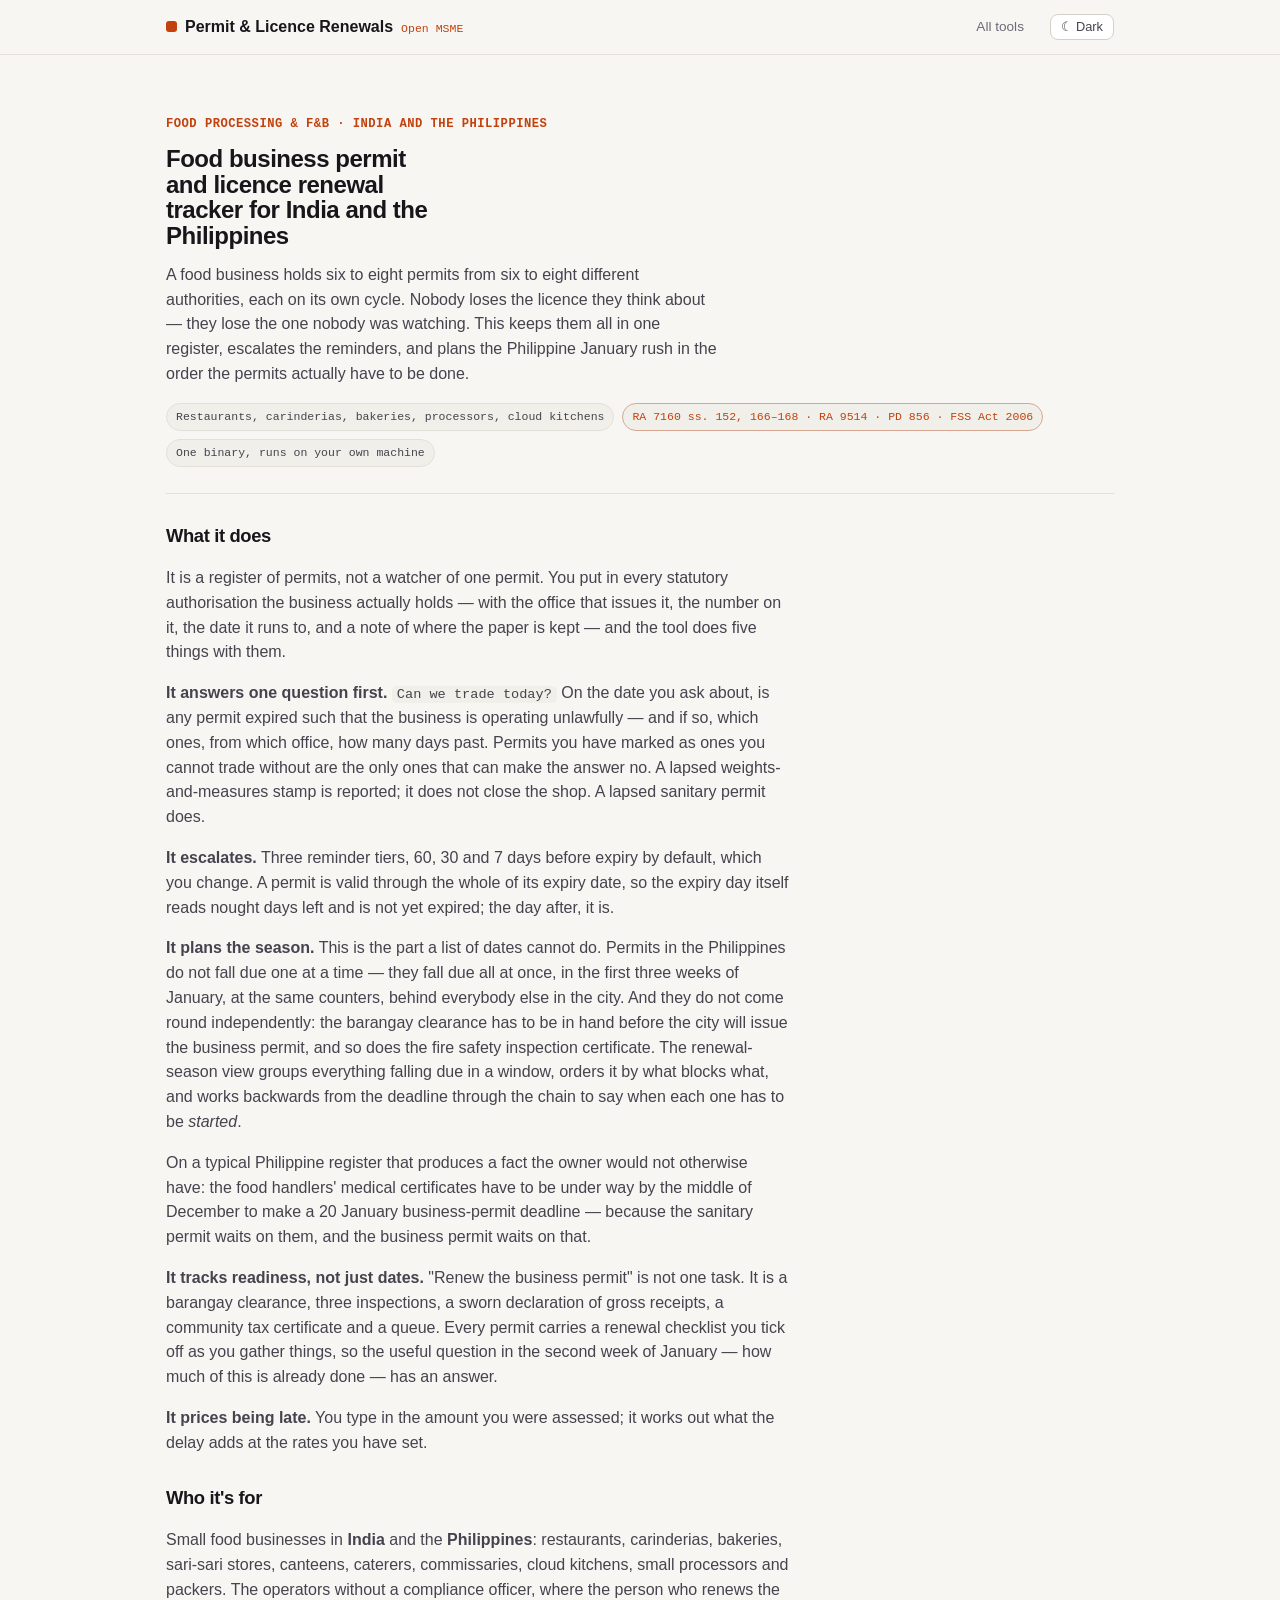
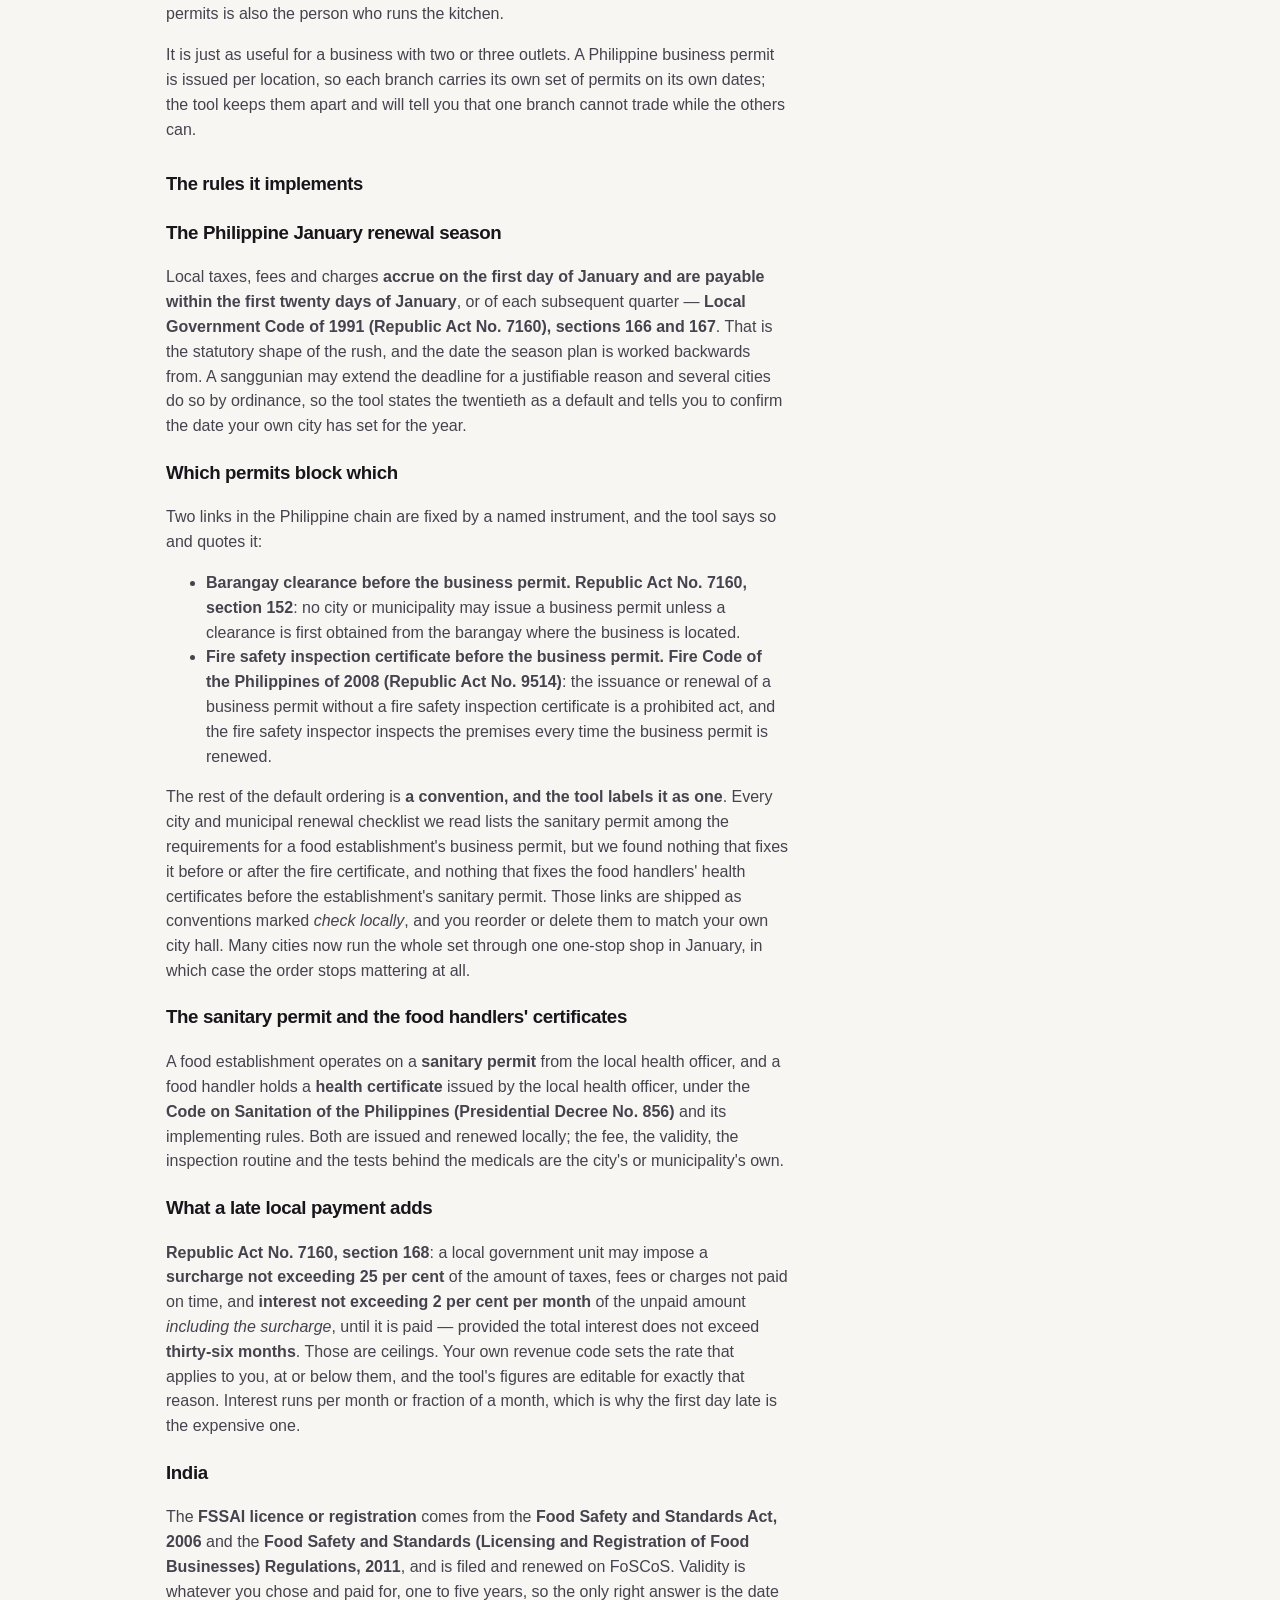
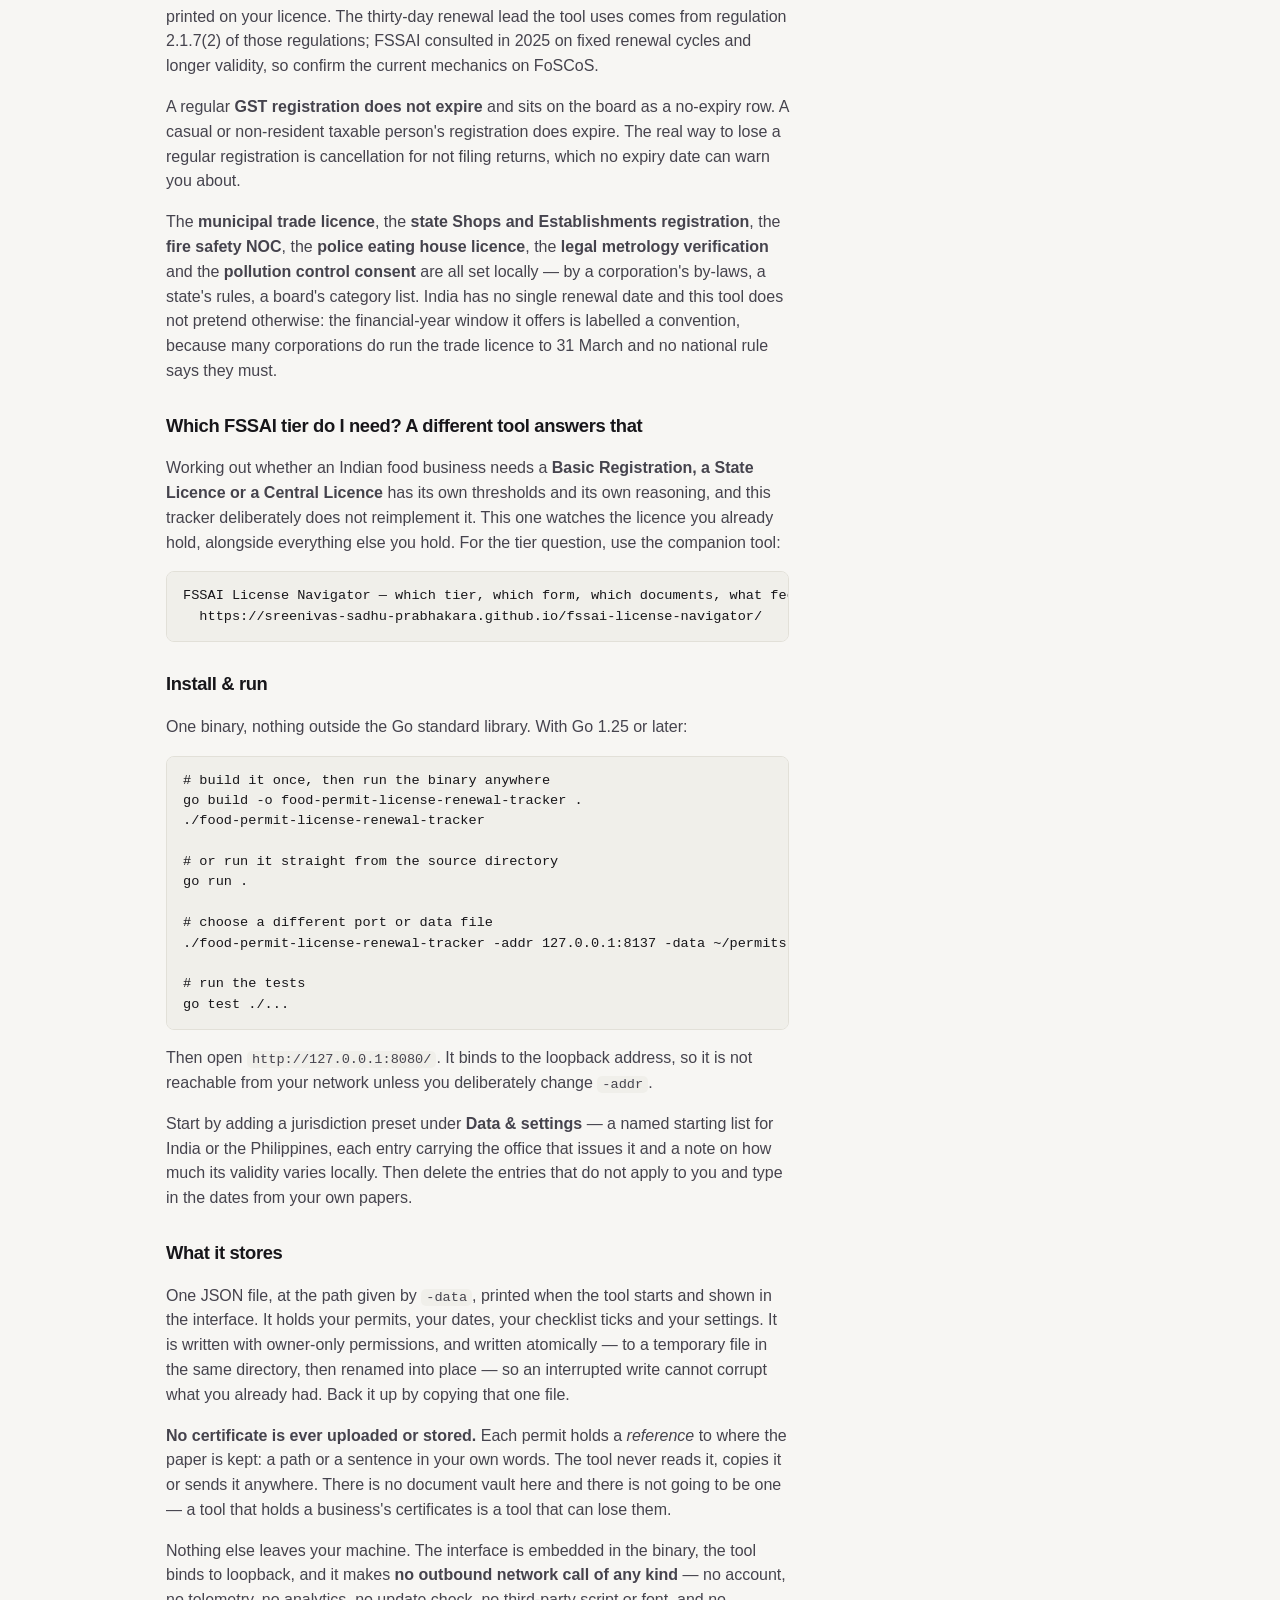
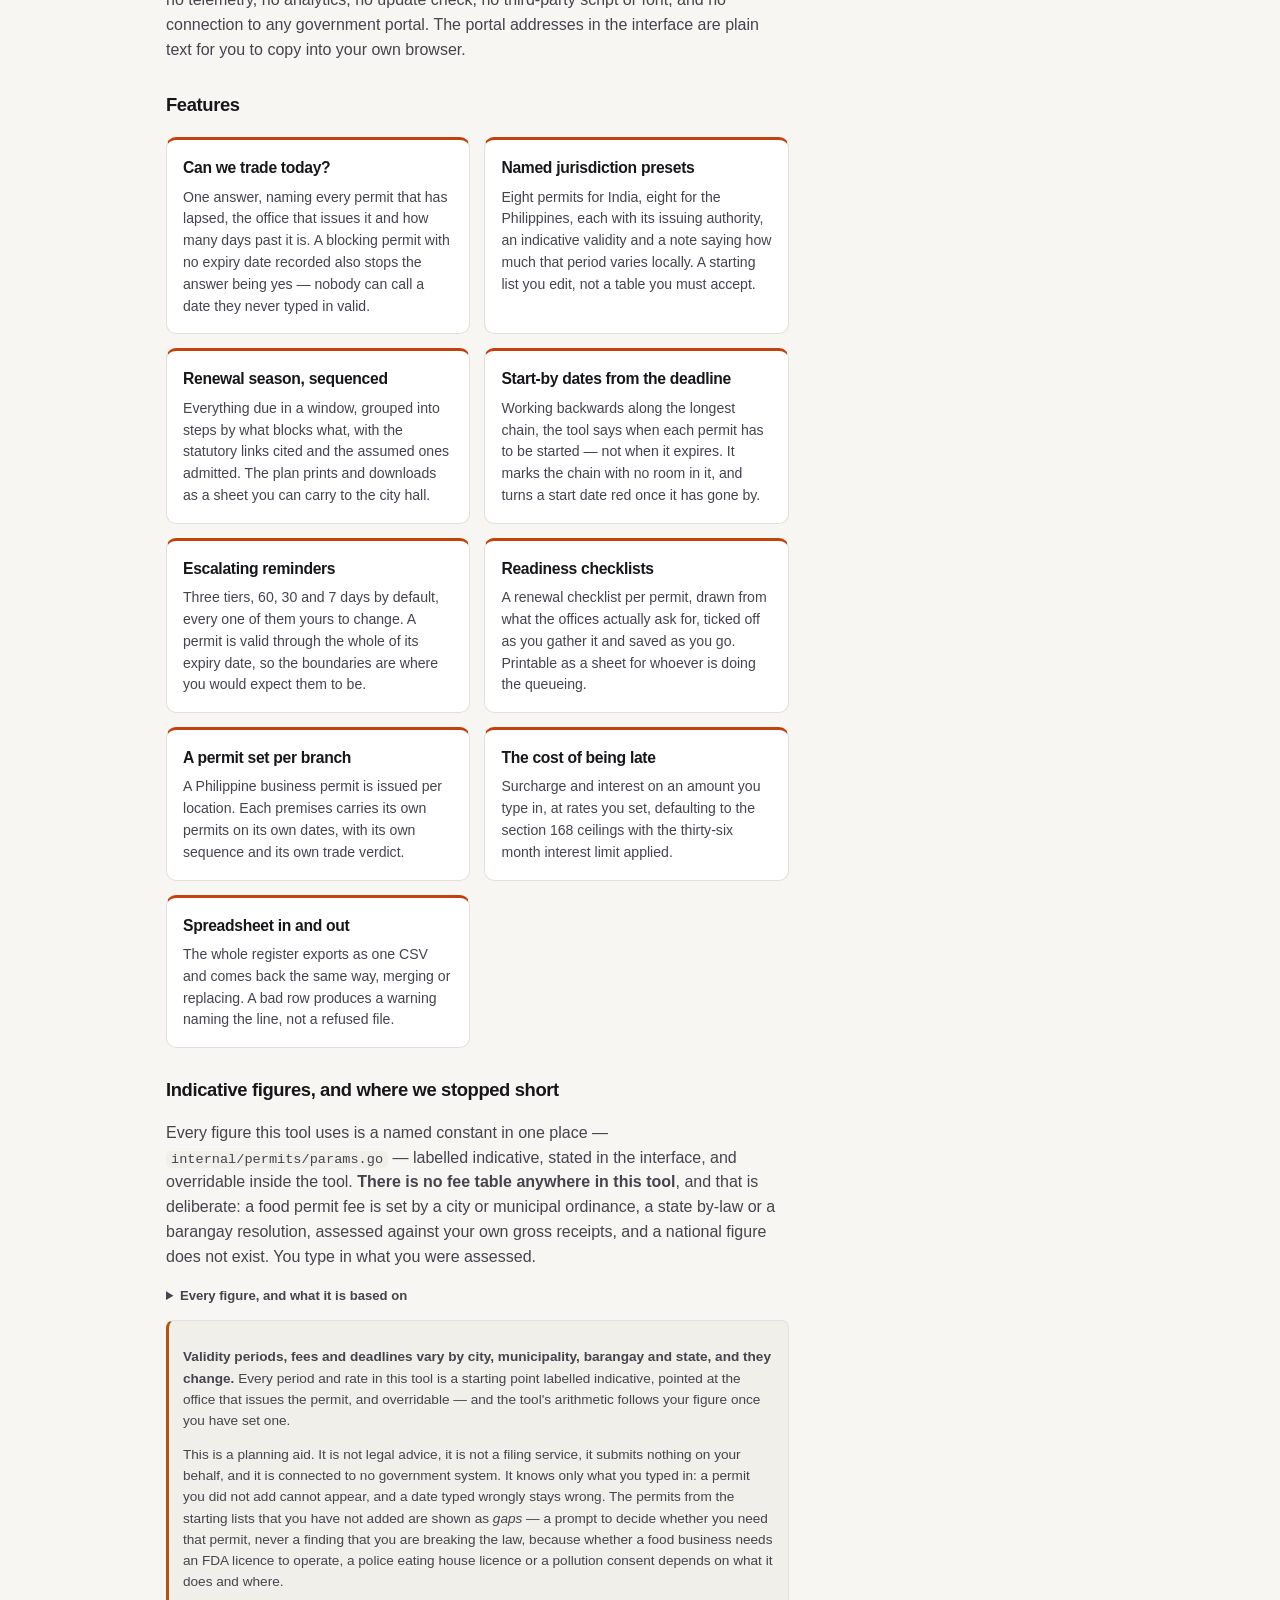
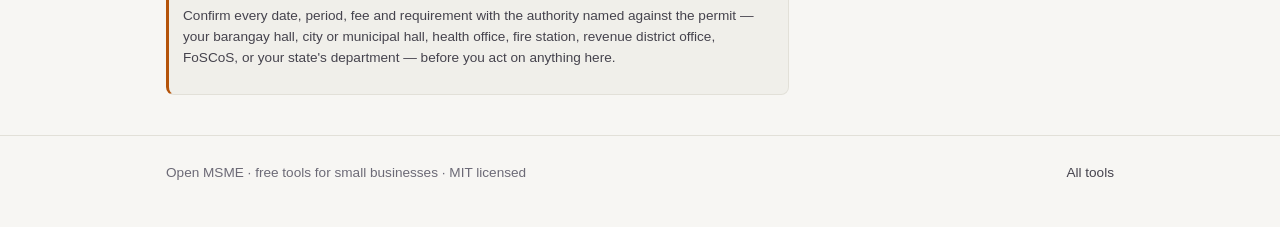
<file: docs/index.html>
<!DOCTYPE html>
<html lang="en">
<head>
<meta charset="utf-8">
<meta name="viewport" content="width=device-width, initial-scale=1">
<meta http-equiv="Content-Security-Policy" content="default-src 'self'; base-uri 'self'; img-src 'self' data:; style-src 'self'; script-src 'self'; font-src 'self'; form-action 'self'">
<title>Food Permit &amp; Licence Renewal Tracker · Open MSME</title>
<meta name="description" content="A free, single-binary tool that keeps every statutory permit a food business holds — FSSAI, GST and trade licence in India; Mayor's permit, sanitary permit, barangay clearance, BIR, fire safety certificate and FDA licence in the Philippines — in one register, with escalating reminders and a renewal-season plan ordered by what blocks what.">
<link rel="icon" href="assets/favicon.svg" type="image/svg+xml">
<script src="assets/theme-init.js"></script>
<link rel="stylesheet" href="assets/style.css">
<link rel="stylesheet" href="assets/accent.css">
</head>
<body>

<header class="topbar">
  <div class="wrap">
    <span class="brand"><span class="dot"></span> Permit &amp; Licence Renewals <span class="tag">Open MSME</span></span>
    <span class="sp"></span>
    <a class="home" href="https://sreenivas-sadhu-prabhakara.github.io/openmsme/">All tools</a>
    <button class="themer" type="button" data-themer>Theme</button>
  </div>
</header>

<main class="wrap">

  <section class="hero">
    <p class="eyebrow">Food processing &amp; F&amp;B · India and the Philippines</p>
    <h1>Food business permit and licence renewal tracker for India and the Philippines</h1>
    <p class="lede">A food business holds six to eight permits from six to eight different authorities, each on its own cycle. Nobody loses the licence they think about — they lose the one nobody was watching. This keeps them all in one register, escalates the reminders, and plans the Philippine January rush in the order the permits actually have to be done.</p>
    <div class="who">
      <span class="pill">Restaurants, carinderias, bakeries, processors, cloud kitchens</span>
      <span class="pill reg">RA 7160 ss. 152, 166–168 · RA 9514 · PD 856 · FSS Act 2006</span>
      <span class="pill">One binary, runs on your own machine</span>
    </div>
  </section>

  <div class="prose">

    <h2>What it does</h2>
    <p>It is a register of permits, not a watcher of one permit. You put in every statutory authorisation the business actually holds — with the office that issues it, the number on it, the date it runs to, and a note of where the paper is kept — and the tool does five things with them.</p>

    <p><strong>It answers one question first.</strong> <code>Can we trade today?</code> On the date you ask about, is any permit expired such that the business is operating unlawfully — and if so, which ones, from which office, how many days past. Permits you have marked as ones you cannot trade without are the only ones that can make the answer no. A lapsed weights-and-measures stamp is reported; it does not close the shop. A lapsed sanitary permit does.</p>

    <p><strong>It escalates.</strong> Three reminder tiers, 60, 30 and 7 days before expiry by default, which you change. A permit is valid through the whole of its expiry date, so the expiry day itself reads nought days left and is not yet expired; the day after, it is.</p>

    <p><strong>It plans the season.</strong> This is the part a list of dates cannot do. Permits in the Philippines do not fall due one at a time — they fall due all at once, in the first three weeks of January, at the same counters, behind everybody else in the city. And they do not come round independently: the barangay clearance has to be in hand before the city will issue the business permit, and so does the fire safety inspection certificate. The renewal-season view groups everything falling due in a window, orders it by what blocks what, and works backwards from the deadline through the chain to say when each one has to be <em>started</em>.</p>

    <p>On a typical Philippine register that produces a fact the owner would not otherwise have: the food handlers' medical certificates have to be under way by the middle of December to make a 20 January business-permit deadline — because the sanitary permit waits on them, and the business permit waits on that.</p>

    <p><strong>It tracks readiness, not just dates.</strong> "Renew the business permit" is not one task. It is a barangay clearance, three inspections, a sworn declaration of gross receipts, a community tax certificate and a queue. Every permit carries a renewal checklist you tick off as you gather things, so the useful question in the second week of January — how much of this is already done — has an answer.</p>

    <p><strong>It prices being late.</strong> You type in the amount you were assessed; it works out what the delay adds at the rates you have set.</p>

    <h2>Who it's for</h2>
    <p>Small food businesses in <strong>India</strong> and the <strong>Philippines</strong>: restaurants, carinderias, bakeries, sari-sari stores, canteens, caterers, commissaries, cloud kitchens, small processors and packers. The operators without a compliance officer, where the person who renews the permits is also the person who runs the kitchen.</p>
    <p>It is just as useful for a business with two or three outlets. A Philippine business permit is issued per location, so each branch carries its own set of permits on its own dates; the tool keeps them apart and will tell you that one branch cannot trade while the others can.</p>

    <h2>The rules it implements</h2>

    <h3>The Philippine January renewal season</h3>
    <p>Local taxes, fees and charges <strong>accrue on the first day of January and are payable within the first twenty days of January</strong>, or of each subsequent quarter — <strong>Local Government Code of 1991 (Republic Act No. 7160), sections 166 and 167</strong>. That is the statutory shape of the rush, and the date the season plan is worked backwards from. A sanggunian may extend the deadline for a justifiable reason and several cities do so by ordinance, so the tool states the twentieth as a default and tells you to confirm the date your own city has set for the year.</p>

    <h3>Which permits block which</h3>
    <p>Two links in the Philippine chain are fixed by a named instrument, and the tool says so and quotes it:</p>
    <ul>
      <li><strong>Barangay clearance before the business permit.</strong> <strong>Republic Act No. 7160, section 152</strong>: no city or municipality may issue a business permit unless a clearance is first obtained from the barangay where the business is located.</li>
      <li><strong>Fire safety inspection certificate before the business permit.</strong> <strong>Fire Code of the Philippines of 2008 (Republic Act No. 9514)</strong>: the issuance or renewal of a business permit without a fire safety inspection certificate is a prohibited act, and the fire safety inspector inspects the premises every time the business permit is renewed.</li>
    </ul>
    <p>The rest of the default ordering is <strong>a convention, and the tool labels it as one</strong>. Every city and municipal renewal checklist we read lists the sanitary permit among the requirements for a food establishment's business permit, but we found nothing that fixes it before or after the fire certificate, and nothing that fixes the food handlers' health certificates before the establishment's sanitary permit. Those links are shipped as conventions marked <em>check locally</em>, and you reorder or delete them to match your own city hall. Many cities now run the whole set through one one-stop shop in January, in which case the order stops mattering at all.</p>

    <h3>The sanitary permit and the food handlers' certificates</h3>
    <p>A food establishment operates on a <strong>sanitary permit</strong> from the local health officer, and a food handler holds a <strong>health certificate</strong> issued by the local health officer, under the <strong>Code on Sanitation of the Philippines (Presidential Decree No. 856)</strong> and its implementing rules. Both are issued and renewed locally; the fee, the validity, the inspection routine and the tests behind the medicals are the city's or municipality's own.</p>

    <h3>What a late local payment adds</h3>
    <p><strong>Republic Act No. 7160, section 168</strong>: a local government unit may impose a <strong>surcharge not exceeding 25 per cent</strong> of the amount of taxes, fees or charges not paid on time, and <strong>interest not exceeding 2 per cent per month</strong> of the unpaid amount <em>including the surcharge</em>, until it is paid — provided the total interest does not exceed <strong>thirty-six months</strong>. Those are ceilings. Your own revenue code sets the rate that applies to you, at or below them, and the tool's figures are editable for exactly that reason. Interest runs per month or fraction of a month, which is why the first day late is the expensive one.</p>

    <h3>India</h3>
    <p>The <strong>FSSAI licence or registration</strong> comes from the <strong>Food Safety and Standards Act, 2006</strong> and the <strong>Food Safety and Standards (Licensing and Registration of Food Businesses) Regulations, 2011</strong>, and is filed and renewed on FoSCoS. Validity is whatever you chose and paid for, one to five years, so the only right answer is the date printed on your licence. The thirty-day renewal lead the tool uses comes from regulation 2.1.7(2) of those regulations; FSSAI consulted in 2025 on fixed renewal cycles and longer validity, so confirm the current mechanics on FoSCoS.</p>
    <p>A regular <strong>GST registration does not expire</strong> and sits on the board as a no-expiry row. A casual or non-resident taxable person's registration does expire. The real way to lose a regular registration is cancellation for not filing returns, which no expiry date can warn you about.</p>
    <p>The <strong>municipal trade licence</strong>, the <strong>state Shops and Establishments registration</strong>, the <strong>fire safety NOC</strong>, the <strong>police eating house licence</strong>, the <strong>legal metrology verification</strong> and the <strong>pollution control consent</strong> are all set locally — by a corporation's by-laws, a state's rules, a board's category list. India has no single renewal date and this tool does not pretend otherwise: the financial-year window it offers is labelled a convention, because many corporations do run the trade licence to 31 March and no national rule says they must.</p>

    <h2>Which FSSAI tier do I need? A different tool answers that</h2>
    <p>Working out whether an Indian food business needs a <strong>Basic Registration, a State Licence or a Central Licence</strong> has its own thresholds and its own reasoning, and this tracker deliberately does not reimplement it. This one watches the licence you already hold, alongside everything else you hold. For the tier question, use the companion tool:</p>
    <pre>FSSAI License Navigator — which tier, which form, which documents, what fee
  https://sreenivas-sadhu-prabhakara.github.io/fssai-license-navigator/</pre>

    <h2>Install &amp; run</h2>
    <p>One binary, nothing outside the Go standard library. With Go 1.25 or later:</p>
    <pre># build it once, then run the binary anywhere
go build -o food-permit-license-renewal-tracker .
./food-permit-license-renewal-tracker

# or run it straight from the source directory
go run .

# choose a different port or data file
./food-permit-license-renewal-tracker -addr 127.0.0.1:8137 -data ~/permits.json

# run the tests
go test ./...</pre>
    <p>Then open <code>http://127.0.0.1:8080/</code>. It binds to the loopback address, so it is not reachable from your network unless you deliberately change <code>-addr</code>.</p>
    <p>Start by adding a jurisdiction preset under <strong>Data &amp; settings</strong> — a named starting list for India or the Philippines, each entry carrying the office that issues it and a note on how much its validity varies locally. Then delete the entries that do not apply to you and type in the dates from your own papers.</p>

    <h2>What it stores</h2>
    <p>One JSON file, at the path given by <code>-data</code>, printed when the tool starts and shown in the interface. It holds your permits, your dates, your checklist ticks and your settings. It is written with owner-only permissions, and written atomically — to a temporary file in the same directory, then renamed into place — so an interrupted write cannot corrupt what you already had. Back it up by copying that one file.</p>
    <p><strong>No certificate is ever uploaded or stored.</strong> Each permit holds a <em>reference</em> to where the paper is kept: a path or a sentence in your own words. The tool never reads it, copies it or sends it anywhere. There is no document vault here and there is not going to be one — a tool that holds a business's certificates is a tool that can lose them.</p>
    <p>Nothing else leaves your machine. The interface is embedded in the binary, the tool binds to loopback, and it makes <strong>no outbound network call of any kind</strong> — no account, no telemetry, no analytics, no update check, no third-party script or font, and no connection to any government portal. The portal addresses in the interface are plain text for you to copy into your own browser.</p>

    <h2>Features</h2>
    <div class="featgrid">
      <div class="feat">
        <h3>Can we trade today?</h3>
        <p>One answer, naming every permit that has lapsed, the office that issues it and how many days past it is. A blocking permit with no expiry date recorded also stops the answer being yes — nobody can call a date they never typed in valid.</p>
      </div>
      <div class="feat">
        <h3>Named jurisdiction presets</h3>
        <p>Eight permits for India, eight for the Philippines, each with its issuing authority, an indicative validity and a note saying how much that period varies locally. A starting list you edit, not a table you must accept.</p>
      </div>
      <div class="feat">
        <h3>Renewal season, sequenced</h3>
        <p>Everything due in a window, grouped into steps by what blocks what, with the statutory links cited and the assumed ones admitted. The plan prints and downloads as a sheet you can carry to the city hall.</p>
      </div>
      <div class="feat">
        <h3>Start-by dates from the deadline</h3>
        <p>Working backwards along the longest chain, the tool says when each permit has to be started — not when it expires. It marks the chain with no room in it, and turns a start date red once it has gone by.</p>
      </div>
      <div class="feat">
        <h3>Escalating reminders</h3>
        <p>Three tiers, 60, 30 and 7 days by default, every one of them yours to change. A permit is valid through the whole of its expiry date, so the boundaries are where you would expect them to be.</p>
      </div>
      <div class="feat">
        <h3>Readiness checklists</h3>
        <p>A renewal checklist per permit, drawn from what the offices actually ask for, ticked off as you gather it and saved as you go. Printable as a sheet for whoever is doing the queueing.</p>
      </div>
      <div class="feat">
        <h3>A permit set per branch</h3>
        <p>A Philippine business permit is issued per location. Each premises carries its own permits on its own dates, with its own sequence and its own trade verdict.</p>
      </div>
      <div class="feat">
        <h3>The cost of being late</h3>
        <p>Surcharge and interest on an amount you type in, at rates you set, defaulting to the section 168 ceilings with the thirty-six month interest limit applied.</p>
      </div>
      <div class="feat">
        <h3>Spreadsheet in and out</h3>
        <p>The whole register exports as one CSV and comes back the same way, merging or replacing. A bad row produces a warning naming the line, not a refused file.</p>
      </div>
    </div>

    <h2>Indicative figures, and where we stopped short</h2>
    <p>Every figure this tool uses is a named constant in one place — <code>internal/permits/params.go</code> — labelled indicative, stated in the interface, and overridable inside the tool. <strong>There is no fee table anywhere in this tool</strong>, and that is deliberate: a food permit fee is set by a city or municipal ordinance, a state by-law or a barangay resolution, assessed against your own gross receipts, and a national figure does not exist. You type in what you were assessed.</p>

    <details class="assumptions">
      <summary>Every figure, and what it is based on</summary>
      <p><strong>Reminder tiers — 60, 30 and 7 days.</strong> This tool's own convention, not a requirement of any authority. Far enough out to start a renewal that needs an inspection; the last comfortable moment; an emergency.</p>
      <p><strong>Processing lead times — 7 days by default, and per permit in the presets.</strong> A convention, and the weakest number here. No authority in either market publishes a figure we could quote, and the real answer depends on the office, the queue and the month. Every lead time is editable and the start dates move with it.</p>
      <p><strong>The Philippine deadline — 20 January.</strong> Republic Act No. 7160, section 167. A sanggunian may extend it; confirm your own city's date for the year.</p>
      <p><strong>Surcharge 25 per cent, interest 2 per cent a month, capped at 36 months.</strong> Republic Act No. 7160, section 168 — these are the statutory <em>ceilings</em>, not your rate. Your own revenue code sets what applies to you, at or below them.</p>
      <p><strong>Validity periods in the presets — 12 months for most, 60 for a DTI business name.</strong> Indicative starting points so an empty register is not useless. The date on your paper always wins.</p>
      <p><strong>Where we ship no period at all.</strong> Three entries deliberately carry none, because shipping one would be a guess: the <em>state Shops and Establishments registration</em> (several states now issue it for the life of the business, others renew yearly or every five); the <em>pollution control consent</em> (the period follows the board's red, orange, green or white category, from a few years to fifteen, with white-category units often outside the regime altogether); and the <em>FDA licence to operate</em> — see below.</p>
      <p><strong>The FDA licence to operate: we could not source it.</strong> The FDA has revised the LTO's validity more than once and the figures in circulation conflict with each other — two years initial and five on renewal in one account, three and six by enterprise size in another, five and ten in a third. We could not confirm which is current, so the tool asserts none of them and asks you for the dates printed on your own licence.</p>
      <p><strong>The FSSAI ₹100-a-day late fee: we did not encode it.</strong> It is widely quoted and was set out in regulation 2.1.7(4) of the 2011 Licensing and Registration Regulations. FSSAI's own 2025 stakeholder notice on fixed renewal cycles states that this late fee has been discontinued. We found no final order settling the position either way, so this tool ships <strong>no India penalty figure at all</strong>: the India rates start at nought and you enter what FoSCoS or your corporation actually charges you.</p>
      <p><strong>The BIR ₱500 annual registration fee: it is gone, and we say so.</strong> The annual registration fee and the BIR Form 0605 that went with it every January were removed by the <strong>Ease of Paying Taxes Act (Republic Act No. 11976)</strong>; the Bureau stopped collecting it on 22 January 2024. A certificate of registration printed before then that still shows the fee stays valid, and replacing it is optional. The certificate itself does not expire, so it sits on the board as a no-expiry row.</p>
      <p><strong>No FSSAI tier thresholds.</strong> None of the turnover, capacity or milk-volume figures that decide an FSSAI tier appear anywhere in this tool, because deciding the tier is a different tool's job and duplicating its thresholds would be two places for them to go out of date.</p>
    </details>

    <div class="note">
      <p><strong>Validity periods, fees and deadlines vary by city, municipality, barangay and state, and they change.</strong> Every period and rate in this tool is a starting point labelled indicative, pointed at the office that issues the permit, and overridable — and the tool's arithmetic follows your figure once you have set one.</p>
      <p>This is a planning aid. It is not legal advice, it is not a filing service, it submits nothing on your behalf, and it is connected to no government system. It knows only what you typed in: a permit you did not add cannot appear, and a date typed wrongly stays wrong. The permits from the starting lists that you have not added are shown as <em>gaps</em> — a prompt to decide whether you need that permit, never a finding that you are breaking the law, because whether a food business needs an FDA licence to operate, a police eating house licence or a pollution consent depends on what it does and where.</p>
      <p>Confirm every date, period, fee and requirement with the authority named against the permit — your barangay hall, city or municipal hall, health office, fire station, revenue district office, FoSCoS, or your state's department — before you act on anything here.</p>
    </div>

  </div>

</main>

<footer class="foot">
  <div class="wrap">
    <span>Open MSME · free tools for small businesses · MIT licensed</span>
    <span><a href="https://sreenivas-sadhu-prabhakara.github.io/openmsme/">All tools</a></span>
  </div>
</footer>

<script src="assets/ui.js"></script>
</body>
</html>
</file>
<file: docs/assets/style.css>
/* Open MSME tool kit — shared design system for single-tool apps. No deps. Light + dark. */

:root {
  color-scheme: light dark;
  --bg:#f7f6f3; --surface:#fff; --surface-2:#f0efea; --ink:#17161a; --ink-2:#45434d; --ink-3:#6c6a76;
  --line:#e2e0d8; --line-2:#d3d1c7; --accent:#1f3a8a; --accent-ink:#fff; --ok:#15803d; --warn:#b45309; --bad:#b91c1c;
  --mono: ui-monospace,"SF Mono","SFMono-Regular",Menlo,Consolas,monospace;
  --sans: -apple-system,BlinkMacSystemFont,"Segoe UI",Roboto,Helvetica,Arial,system-ui,sans-serif;
  --maxw:980px; --radius:10px; --shadow:0 1px 2px rgba(20,18,26,.05),0 6px 20px rgba(20,18,26,.05);
  --tool:#1f3a8a; /* per-tool accent, override in page */
}
@media (prefers-color-scheme: dark){ :root:not([data-theme="light"]){
  --bg:#121116; --surface:#1a191f; --surface-2:#222027; --ink:#f3f1ef; --ink-2:#c3c0cb; --ink-3:#918e9c;
  --line:#2c2a33; --line-2:#39363f; --accent:#93b0ff; --accent-ink:#10131f; --ok:#57c98a; --warn:#f0a35a; --bad:#f28b82;
  --shadow:0 1px 2px rgba(0,0,0,.3),0 8px 28px rgba(0,0,0,.35);
}}
:root[data-theme="dark"]{
  --bg:#121116; --surface:#1a191f; --surface-2:#222027; --ink:#f3f1ef; --ink-2:#c3c0cb; --ink-3:#918e9c;
  --line:#2c2a33; --line-2:#39363f; --accent:#93b0ff; --accent-ink:#10131f; --ok:#57c98a; --warn:#f0a35a; --bad:#f28b82;
  --shadow:0 1px 2px rgba(0,0,0,.3),0 8px 28px rgba(0,0,0,.35);
}

* { box-sizing:border-box; }
html { -webkit-text-size-adjust:100%; }
body { margin:0; background:var(--bg); color:var(--ink); font-family:var(--sans); font-size:16px; line-height:1.55; -webkit-font-smoothing:antialiased; }
.wrap { max-width:var(--maxw); margin:0 auto; padding:0 16px; }
a { color:var(--accent); text-decoration:none; }
a:hover { text-decoration:underline; text-underline-offset:3px; }
h1,h2,h3 { letter-spacing:-.02em; }

/* top bar */
.topbar { position:sticky; top:0; z-index:20; background:color-mix(in srgb,var(--bg) 86%,transparent); backdrop-filter:saturate(140%) blur(8px); border-bottom:1px solid var(--line); }
.topbar .wrap { display:flex; align-items:center; gap:14px; height:54px; }
.brand { display:flex; align-items:baseline; gap:8px; font-weight:700; }
.brand .dot { width:11px; height:11px; border-radius:3px; background:var(--tool); display:inline-block; }
.brand .tag { font-family:var(--mono); font-size:.72rem; color:var(--ink-3); font-weight:500; }
.topbar .sp { margin-left:auto; }
.topbar a.home { font-size:.85rem; color:var(--ink-3); }
.topbar a.home:hover { color:var(--ink); }
.themer { font:inherit; font-size:.8rem; cursor:pointer; border:1px solid var(--line-2); background:var(--surface); color:var(--ink-2); border-radius:8px; padding:6px 10px; line-height:1; margin-left:12px; }
.themer:hover { color:var(--ink); border-color:var(--ink-3); }

/* hero / explainer */
.hero { padding:48px 0 26px; border-bottom:1px solid var(--line); }
.hero .eyebrow { font-family:var(--mono); font-size:.76rem; font-weight:600; letter-spacing:.04em; color:var(--tool); text-transform:uppercase; }
.hero h1 { margin:10px 0 14px; font-size:clamp(1.8rem,1.2rem+2.6vw,2.7rem); line-height:1.07; font-weight:800; max-width:20ch; }
.hero .lede { margin:0; font-size:clamp(1rem,.95rem+.4vw,1.15rem); color:var(--ink-2); max-width:62ch; }
.hero .who { margin-top:16px; display:flex; gap:8px; flex-wrap:wrap; }
.pill { font-family:var(--mono); font-size:.72rem; padding:4px 9px; border-radius:999px; background:var(--surface-2); color:var(--ink-2); border:1px solid var(--line); }
.pill.reg { color:var(--tool); border-color:color-mix(in srgb,var(--tool) 35%,var(--line)); }

/* layout */
.cols { display:grid; grid-template-columns:1fr; gap:22px; padding:28px 0; }
@media (min-width:860px){ .cols.calc { grid-template-columns:1.1fr .9fr; align-items:start; } }

section.card { background:var(--surface); border:1px solid var(--line); border-radius:var(--radius); padding:20px; }
section.card h2 { margin:0 0 14px; font-size:1.1rem; }
.sticky { position:sticky; top:70px; }

/* form */
.field { margin:0 0 14px; }
.field > label { display:block; font-size:.85rem; font-weight:600; color:var(--ink-2); margin-bottom:5px; }
.field .hint { font-weight:400; color:var(--ink-3); font-size:.78rem; }
.inp { position:relative; display:flex; align-items:center; }
.inp .pre, .inp .suf { position:absolute; font-family:var(--mono); font-size:.82rem; color:var(--ink-3); pointer-events:none; }
.inp .pre { left:12px; } .inp .suf { right:12px; }
input[type=number], input[type=text], select {
  width:100%; font:inherit; font-size:.95rem; padding:11px 13px; border-radius:9px;
  border:1px solid var(--line-2); background:var(--surface); color:var(--ink); appearance:none;
}
.inp.has-pre input { padding-left:28px; } .inp.has-suf input { padding-right:40px; }
input:focus, select:focus { outline:2px solid var(--tool); outline-offset:1px; border-color:var(--tool); }
.row2 { display:grid; grid-template-columns:1fr 1fr; gap:12px; }
.seg { display:flex; gap:6px; flex-wrap:wrap; }
.seg button { font:inherit; font-size:.82rem; cursor:pointer; padding:8px 12px; border-radius:8px; border:1px solid var(--line-2); background:var(--surface); color:var(--ink-2); }
.seg button[aria-pressed=true] { background:var(--tool); color:#fff; border-color:var(--tool); }

/* results */
.result-primary { background:color-mix(in srgb,var(--tool) 8%,var(--surface)); border:1px solid color-mix(in srgb,var(--tool) 30%,var(--line)); border-radius:var(--radius); padding:18px 20px; margin-bottom:16px; }
.result-primary .k { font-size:.8rem; color:var(--ink-3); }
.result-primary .v { font-size:2rem; font-weight:800; letter-spacing:-.02em; font-variant-numeric:tabular-nums; color:var(--tool); }
.result-primary .sub { font-size:.85rem; color:var(--ink-2); margin-top:3px; }
.breakdown { width:100%; border-collapse:collapse; font-size:.9rem; }
.breakdown th, .breakdown td { text-align:left; padding:8px 4px; border-bottom:1px solid var(--line); }
.breakdown td.num, .breakdown th.num { text-align:right; font-family:var(--mono); font-variant-numeric:tabular-nums; }
.breakdown tr.total td { font-weight:700; border-top:2px solid var(--line-2); border-bottom:none; }
.breakdown tr.sub td { color:var(--ink-2); }
.breakdown .neg { color:var(--bad); }

.btnrow { display:flex; gap:10px; flex-wrap:wrap; margin-top:16px; }
.btn { font:inherit; font-size:.9rem; font-weight:600; cursor:pointer; padding:10px 16px; border-radius:9px; border:1px solid transparent; }
.btn.primary { background:var(--tool); color:#fff; }
.btn.ghost { background:var(--surface); border-color:var(--line-2); color:var(--ink); }
.btn:hover { filter:brightness(1.05); }

/* prose / notes */
.prose { max-width:70ch; }
.prose h2 { font-size:1.15rem; margin:28px 0 8px; }
.prose p, .prose li { color:var(--ink-2); }
.prose code { font-family:var(--mono); font-size:.85em; background:var(--surface-2); padding:1px 5px; border-radius:5px; }
.note { font-size:.85rem; color:var(--ink-3); background:var(--surface-2); border:1px solid var(--line); border-left:3px solid var(--warn); border-radius:8px; padding:12px 14px; margin:14px 0; }
.assumptions { font-size:.82rem; color:var(--ink-3); }
.assumptions summary { cursor:pointer; color:var(--ink-2); font-weight:600; }

/* footer */
.foot { border-top:1px solid var(--line); margin-top:40px; padding:26px 0 44px; color:var(--ink-3); font-size:.85rem; }
.foot .wrap { display:flex; gap:14px; flex-wrap:wrap; justify-content:space-between; }
.foot a { color:var(--ink-2); }

@media (prefers-reduced-motion: reduce){ * { transition:none !important; } }
@media print { .topbar,.themer,.btnrow,.foot,.hero .who { display:none; } body { background:#fff; } section.card { border:none; padding:0; } }

/* ---- docs/explainer pages (for binary tools that aren't web apps) ---- */
pre { background:var(--surface-2); border:1px solid var(--line); border-radius:8px; padding:14px 16px; overflow-x:auto; font-family:var(--mono); font-size:.85rem; line-height:1.5; color:var(--ink); }
pre code { background:none; padding:0; font-size:inherit; }
.featgrid { display:grid; grid-template-columns:repeat(auto-fill,minmax(240px,1fr)); gap:14px; margin:18px 0; }
.feat { background:var(--surface); border:1px solid var(--line); border-radius:var(--radius); padding:16px; border-top:3px solid var(--tool); }
.feat h3 { margin:0 0 6px; font-size:.98rem; }
.feat p { margin:0; font-size:.88rem; color:var(--ink-2); }
.steps { counter-reset:s; list-style:none; padding:0; }
.steps li { counter-increment:s; position:relative; padding-left:34px; margin:12px 0; color:var(--ink-2); }
.steps li::before { content:counter(s); position:absolute; left:0; top:1px; width:23px; height:23px; border-radius:6px; background:var(--tool); color:#fff; font-size:.78rem; font-weight:700; display:flex; align-items:center; justify-content:center; font-family:var(--mono); }

/* Grid/flex children default to min-width:auto, so a long unbroken string (a clone
   URL in a <pre>) sizes the track to its min-content and forces page-wide horizontal
   scroll. Let children shrink and keep the scrolling inside the pre where it belongs. */
.cols > *, .featgrid > *, .ideas > * { min-width: 0; }
pre { max-width: 100%; }

/* Small coloured text needs a lighter accent in dark mode: the sector hues are
   mid-tone and fall below AA contrast on a dark surface. Backgrounds/borders keep
   the true accent; only small text uses the lightened derivative. */
:root { --tool-text: var(--tool); }
@media (prefers-color-scheme: dark){ :root:not([data-theme="light"]){ --tool-text: color-mix(in srgb, var(--tool) 50%, white); } }
:root[data-theme="dark"]{ --tool-text: color-mix(in srgb, var(--tool) 50%, white); }
.hero .eyebrow { color: var(--tool-text); }
.pill.reg { color: var(--tool-text); }
.result-primary .v { color: var(--tool-text); }
.wave-card .repo, .brand .tag { color: var(--tool-text); }
</file>
<file: docs/assets/accent.css>
:root{--tool:#c2410c}
</file>
